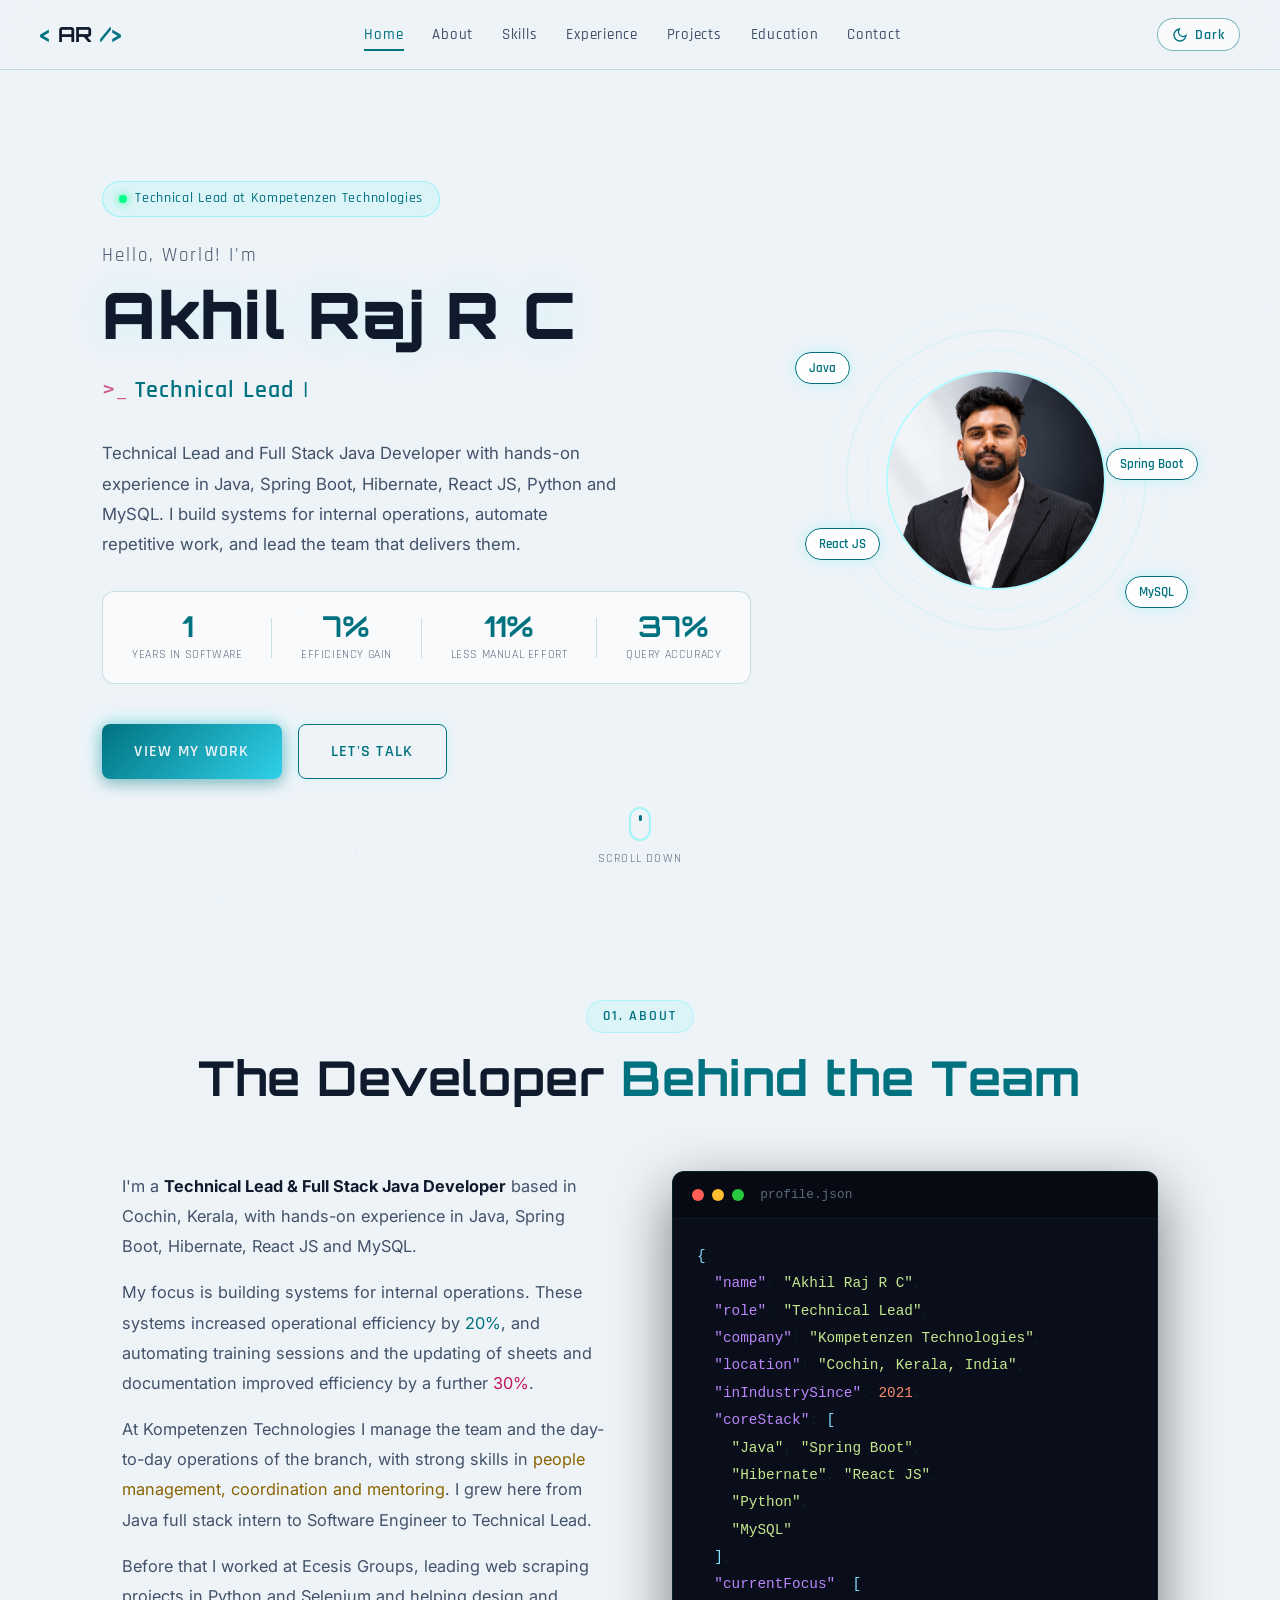
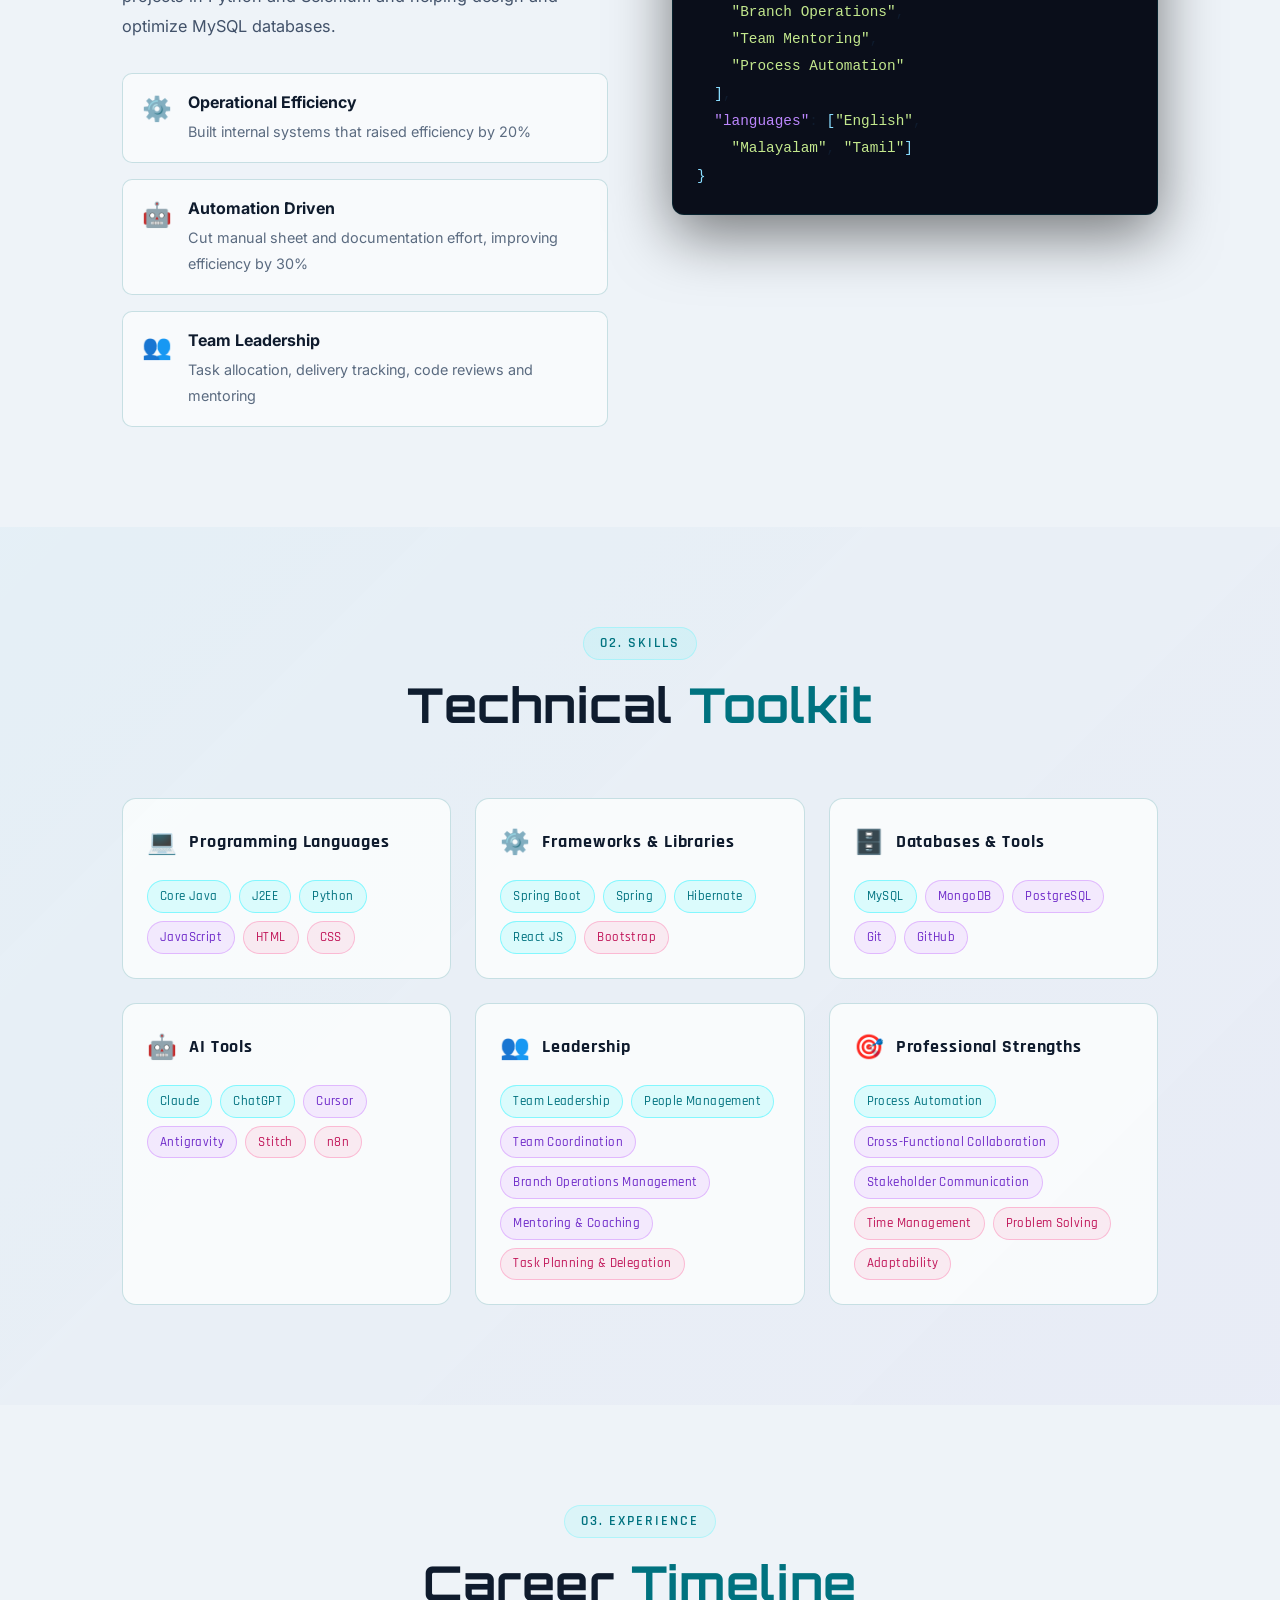
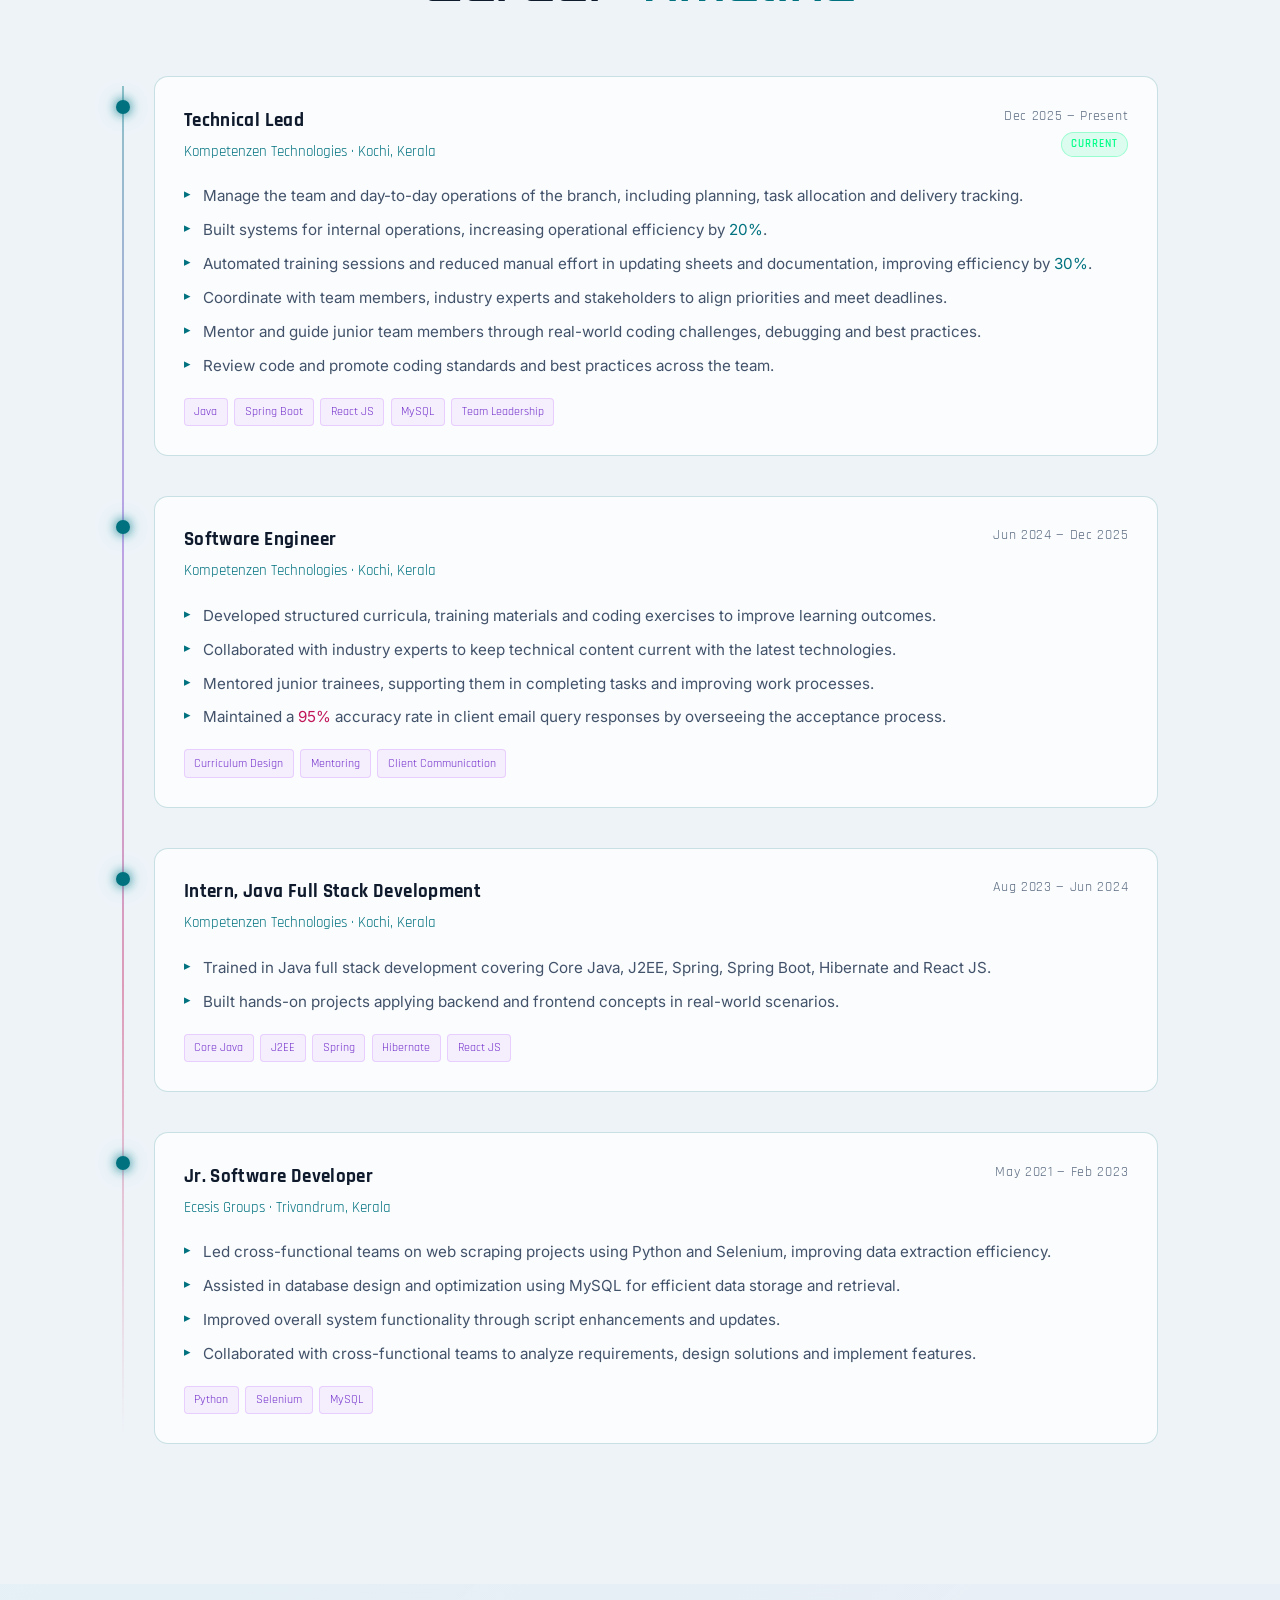
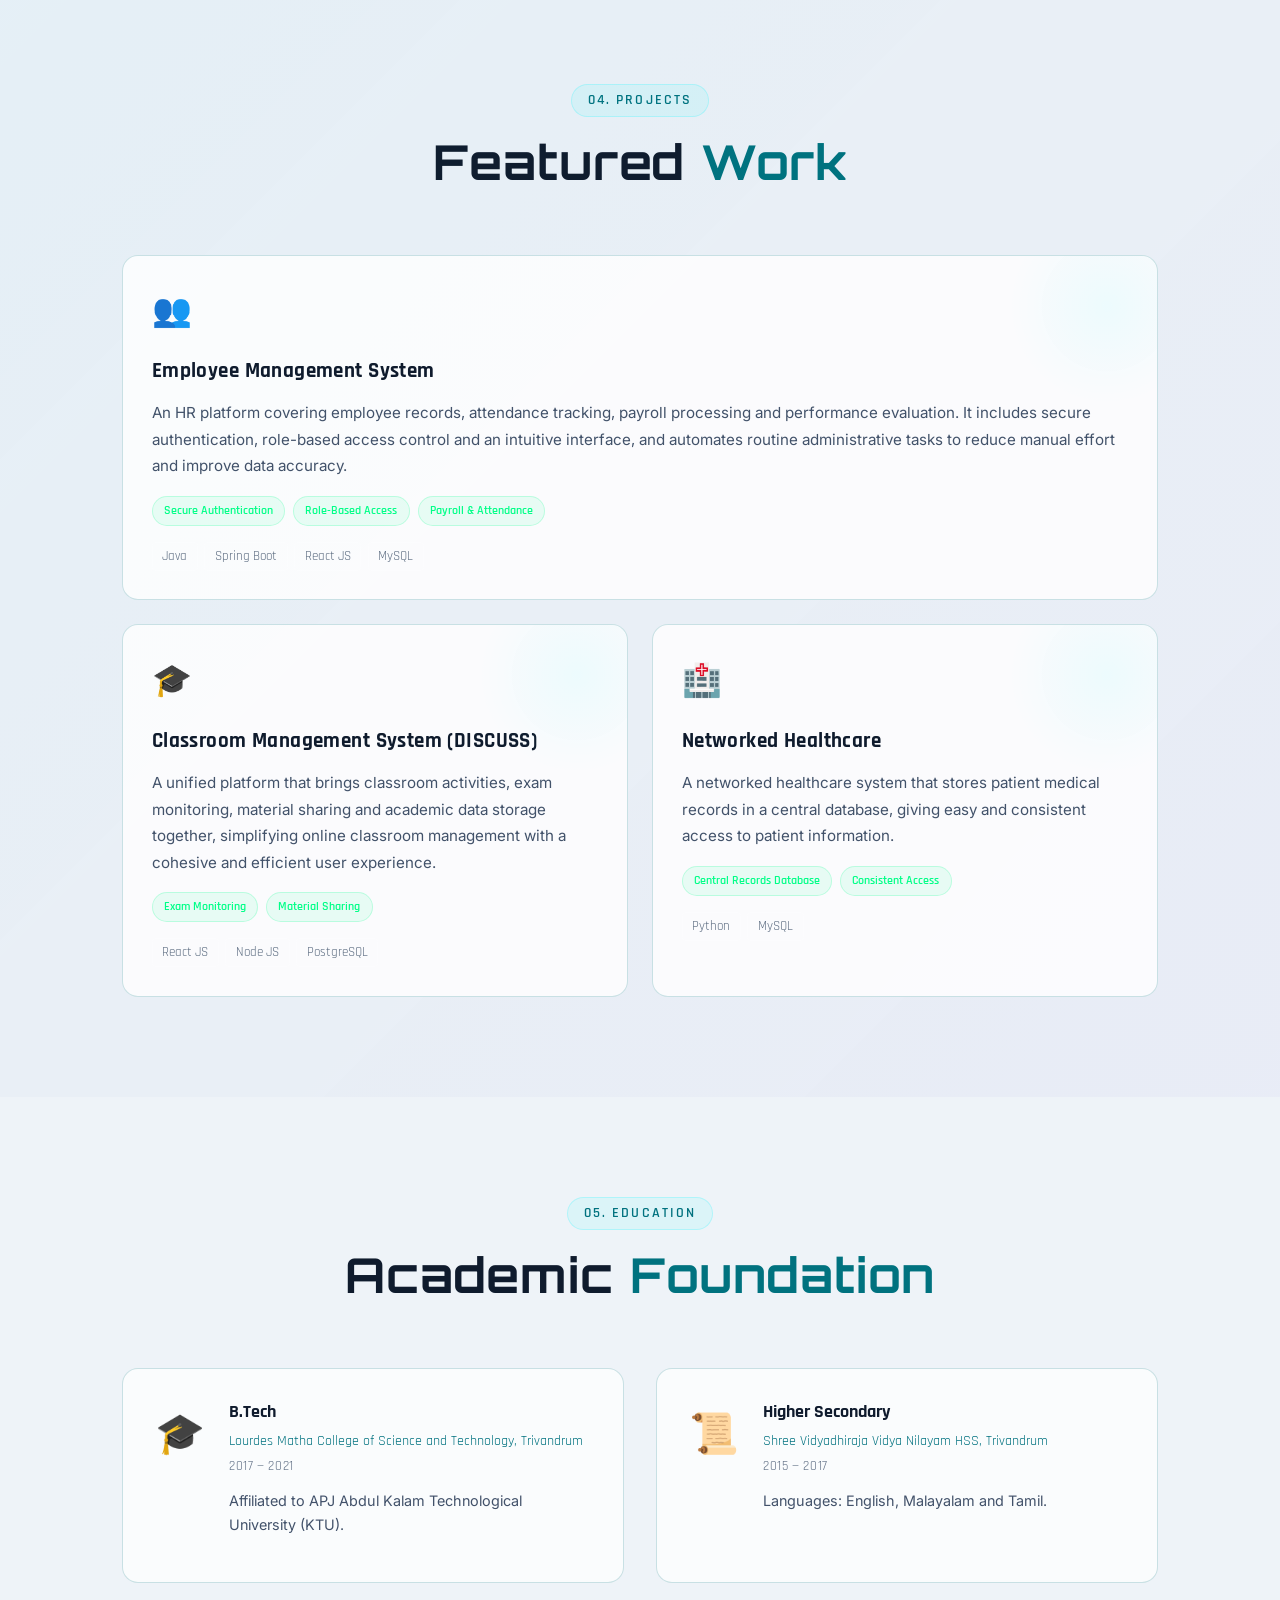
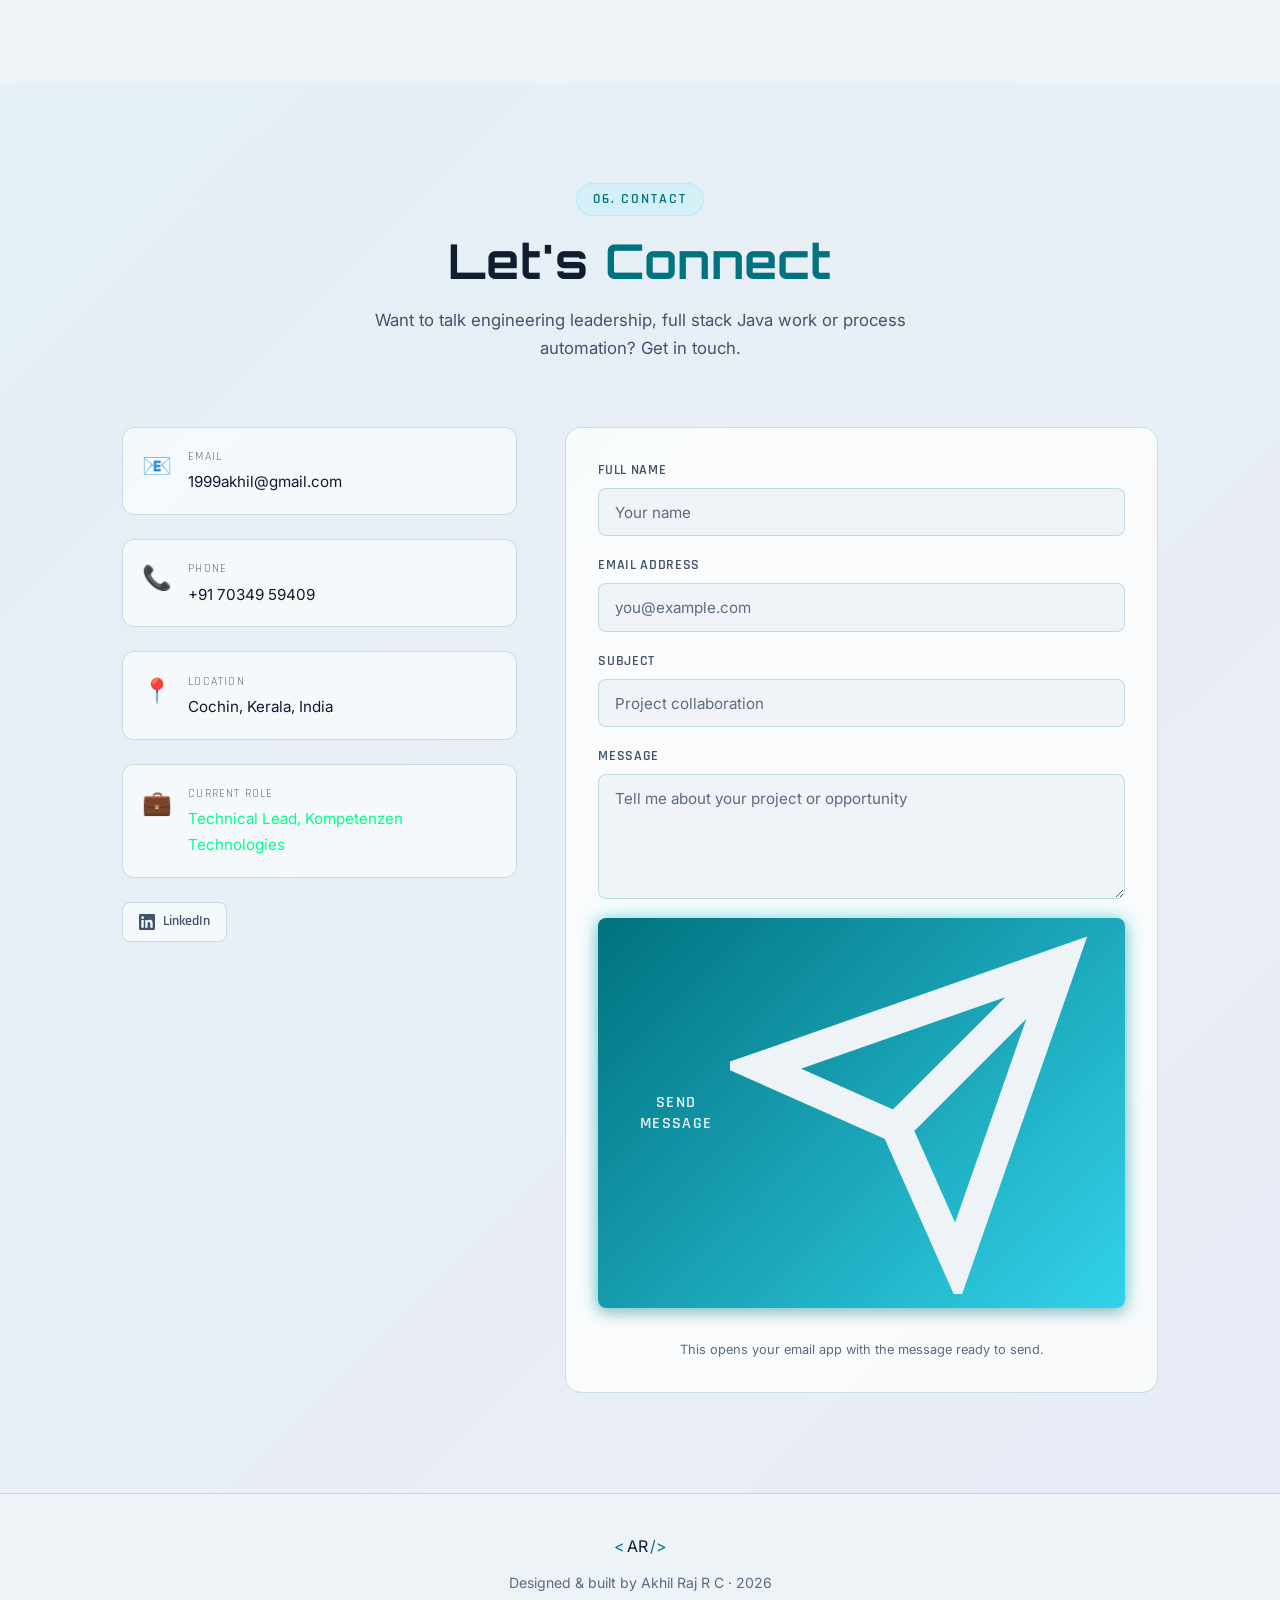
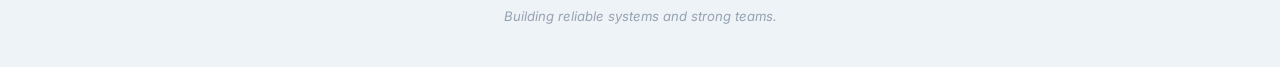
<file: index.html>
<!doctype html>
<html lang="en">
  <head>
    <meta charset="UTF-8" />
    <meta
      name="viewport"
      content="width=device-width, initial-scale=1, viewport-fit=cover"
    />
    <title>
      Akhil Raj R C – Technical Lead &amp; Full Stack Java Developer
    </title>
    <meta
      name="description"
      content="Akhil Raj R C is a Technical Lead and Full Stack Java Developer in Cochin, Kerala, building systems with Java, Spring Boot, Hibernate, React JS and MySQL."
    />
    <link rel="preconnect" href="https://fonts.googleapis.com" />
    <link rel="preconnect" href="https://fonts.gstatic.com" crossorigin />
    <link
      href="https://fonts.googleapis.com/css2?family=Rajdhani:wght@400;500;600;700&family=Orbitron:wght@400;500;700;900&family=Inter:wght@300;400;500;600&display=swap"
      rel="stylesheet"
    />
    <script>
      try {
        var t = localStorage.getItem("theme");
        if (t) document.documentElement.setAttribute("data-theme", t);
      } catch (e) {}
    </script>
    <link rel="stylesheet" href="style.css" />
  </head>
  <body>
    <!-- Particle Canvas Background -->
    <canvas id="particle-canvas"></canvas>

    <!-- Navigation -->
    <nav id="navbar">
      <div class="nav-logo">
        <span class="logo-bracket">&lt;</span>
        <span class="logo-name">AR</span>
        <span class="logo-bracket">/&gt;</span>
      </div>
      <ul class="nav-links">
        <li><a href="#hero" class="nav-link active">Home</a></li>
        <li><a href="#about" class="nav-link">About</a></li>
        <li><a href="#skills" class="nav-link">Skills</a></li>
        <li><a href="#experience" class="nav-link">Experience</a></li>
        <li><a href="#projects" class="nav-link">Projects</a></li>
        <li><a href="#education" class="nav-link">Education</a></li>
        <li><a href="#contact" class="nav-link">Contact</a></li>
      </ul>
      <button id="theme-toggle" type="button" aria-label="Switch to light mode">
        <svg
          id="theme-ico"
          viewBox="0 0 24 24"
          fill="none"
          stroke="currentColor"
          stroke-width="2"
          stroke-linecap="round"
        ></svg
        ><span id="theme-lbl">Light</span>
      </button>
      <button class="hamburger" id="hamburger" aria-label="Toggle menu">
        <span></span><span></span><span></span>
      </button>
    </nav>

    <!-- Mobile Menu -->
    <div class="mobile-menu" id="mobile-menu">
      <ul>
        <li><a href="#hero" class="mob-link">Home</a></li>
        <li><a href="#about" class="mob-link">About</a></li>
        <li><a href="#skills" class="mob-link">Skills</a></li>
        <li><a href="#experience" class="mob-link">Experience</a></li>
        <li><a href="#projects" class="mob-link">Projects</a></li>
        <li><a href="#education" class="mob-link">Education</a></li>
        <li><a href="#contact" class="mob-link">Contact</a></li>
      </ul>
    </div>

    <!-- Hero Section -->
    <section id="hero">
      <div class="hero-content">
        <div class="hero-badge">
          <span class="badge-dot"></span>Technical Lead at Kompetenzen
          Technologies
        </div>
        <p class="hero-greeting">Hello, World! I'm</p>
        <h1 class="hero-name" id="hero-name">Akhil Raj R C</h1>
        <div class="hero-typewriter">
          <span class="tw-prefix">&gt;_</span><span id="typewriter"></span
          ><span class="cursor">|</span>
        </div>
        <p class="hero-bio">
          Technical Lead and Full Stack Java Developer with hands-on experience
          in Java, Spring Boot, Hibernate, React JS, Python and MySQL. I build
          systems for internal operations, automate repetitive work, and lead
          the team that delivers them.
        </p>
        <div class="hero-stats">
          <div class="stat-item">
            <span class="stat-num">5</span
            ><span class="stat-label">Years in Software</span>
          </div>
          <div class="stat-divider"></div>
          <div class="stat-item">
            <span class="stat-num">20%</span
            ><span class="stat-label">Efficiency Gain</span>
          </div>
          <div class="stat-divider"></div>
          <div class="stat-item">
            <span class="stat-num">30%</span
            ><span class="stat-label">Less Manual Effort</span>
          </div>
          <div class="stat-divider"></div>
          <div class="stat-item">
            <span class="stat-num">95%</span
            ><span class="stat-label">Query Accuracy</span>
          </div>
        </div>
        <div class="hero-actions">
          <a href="#projects" class="btn btn-primary">View My Work</a>
          <a href="#contact" class="btn btn-secondary">Let's Talk</a>
        </div>
      </div>
      <div class="hero-visual">
        <div class="hex-frame">
          <div class="hex-inner">
            <div class="avatar-glow"></div>
            <img
              class="avatar-img"
              alt="Portrait of Akhil Raj R C in a dark pinstripe blazer"
              src="Akhil.png"
            />
          </div>
          <div class="hex-ring hex-ring-1"></div>
          <div class="hex-ring hex-ring-2"></div>
          <div class="hex-ring hex-ring-3"></div>
        </div>
        <div class="floating-badge fb-1">Java</div>
        <div class="floating-badge fb-2">Spring Boot</div>
        <div class="floating-badge fb-3">React JS</div>
        <div class="floating-badge fb-4">MySQL</div>
      </div>
      <div class="scroll-hint">
        <div class="scroll-mouse"><div class="scroll-wheel"></div></div>
        <span>Scroll Down</span>
      </div>
    </section>

    <!-- About Section -->
    <section id="about" class="section">
      <div class="container">
        <div class="section-header">
          <span class="section-tag">01. About</span>
          <h2 class="section-title">
            The Developer <span class="neon">Behind the Team</span>
          </h2>
        </div>
        <div class="about-grid">
          <div class="about-text reveal">
            <p>
              I'm a
              <strong>Technical Lead &amp; Full Stack Java Developer</strong>
              based in Cochin, Kerala, with hands-on experience in Java, Spring
              Boot, Hibernate, React JS and MySQL.
            </p>
            <p>
              My focus is building systems for internal operations. These
              systems increased operational efficiency by
              <span class="neon">20%</span>, and automating training sessions
              and the updating of sheets and documentation improved efficiency
              by a further <span class="neon-pink">30%</span>.
            </p>
            <p>
              At Kompetenzen Technologies I manage the team and the day-to-day
              operations of the branch, with strong skills in
              <span class="neon-yellow"
                >people management, coordination and mentoring</span
              >. I grew here from Java full stack intern to Software Engineer to
              Technical Lead.
            </p>
            <p>
              Before that I worked at Ecesis Groups, leading web scraping
              projects in Python and Selenium and helping design and optimize
              MySQL databases.
            </p>
            <div class="about-highlights">
              <div class="highlight-item">
                <span class="hi-icon">⚙️</span>
                <div>
                  <strong>Operational Efficiency</strong>
                  <p>Built internal systems that raised efficiency by 20%</p>
                </div>
              </div>
              <div class="highlight-item">
                <span class="hi-icon">🤖</span>
                <div>
                  <strong>Automation Driven</strong>
                  <p>
                    Cut manual sheet and documentation effort, improving
                    efficiency by 30%
                  </p>
                </div>
              </div>
              <div class="highlight-item">
                <span class="hi-icon">👥</span>
                <div>
                  <strong>Team Leadership</strong>
                  <p>
                    Task allocation, delivery tracking, code reviews and
                    mentoring
                  </p>
                </div>
              </div>
            </div>
          </div>
          <div class="about-code reveal">
            <div class="code-block">
              <div class="code-header">
                <span class="dot red"></span><span class="dot yellow"></span
                ><span class="dot green"></span
                ><span class="code-filename">profile.json</span>
              </div>
              <pre class="code-body"><code><span class="c-brace">{</span>
  <span class="c-key">"name"</span>: <span class="c-str">"Akhil Raj R C"</span>,
  <span class="c-key">"role"</span>: <span class="c-str">"Technical Lead"</span>,
  <span class="c-key">"company"</span>: <span class="c-str">"Kompetenzen Technologies"</span>,
  <span class="c-key">"location"</span>: <span class="c-str">"Cochin, Kerala, India"</span>,
  <span class="c-key">"inIndustrySince"</span>: <span class="c-num">2021</span>,
  <span class="c-key">"coreStack"</span>: <span class="c-arr">[</span>
    <span class="c-str">"Java"</span>, <span class="c-str">"Spring Boot"</span>,
    <span class="c-str">"Hibernate"</span>, <span class="c-str">"React JS"</span>,
    <span class="c-str">"Python"</span>,
    <span class="c-str">"MySQL"</span>
  <span class="c-arr">]</span>,
  <span class="c-key">"currentFocus"</span>: <span class="c-arr">[</span>
    <span class="c-str">"Branch Operations"</span>,
    <span class="c-str">"Team Mentoring"</span>,
    <span class="c-str">"Process Automation"</span>
  <span class="c-arr">]</span>,
  <span class="c-key">"languages"</span>: <span class="c-arr">[</span><span class="c-str">"English"</span>,
    <span class="c-str">"Malayalam"</span>, <span class="c-str">"Tamil"</span><span class="c-arr">]</span>
<span class="c-brace">}</span></code></pre>
            </div>
          </div>
        </div>
      </div>
    </section>

    <!-- Skills Section -->
    <section id="skills" class="section alt-bg">
      <div class="container">
        <div class="section-header">
          <span class="section-tag">02. Skills</span>
          <h2 class="section-title">
            Technical <span class="neon">Toolkit</span>
          </h2>
        </div>
        <div class="skills-grid">
          <div class="skill-category reveal">
            <div class="skill-cat-header">
              <span class="skill-cat-icon">💻</span>
              <h3>Programming Languages</h3>
            </div>
            <div class="skill-tags">
              <span class="skill-tag tier-1">Core Java</span>
              <span class="skill-tag tier-1">J2EE</span>
              <span class="skill-tag tier-1">Python</span>
              <span class="skill-tag tier-2">JavaScript</span>
              <span class="skill-tag tier-3">HTML</span>
              <span class="skill-tag tier-3">CSS</span>
            </div>
          </div>
          <div class="skill-category reveal">
            <div class="skill-cat-header">
              <span class="skill-cat-icon">⚙️</span>
              <h3>Frameworks &amp; Libraries</h3>
            </div>
            <div class="skill-tags">
              <span class="skill-tag tier-1">Spring Boot</span>
              <span class="skill-tag tier-1">Spring</span>
              <span class="skill-tag tier-1">Hibernate</span>
              <span class="skill-tag tier-1">React JS</span>
              <span class="skill-tag tier-3">Bootstrap</span>
            </div>
          </div>
          <div class="skill-category reveal">
            <div class="skill-cat-header">
              <span class="skill-cat-icon">🗄️</span>
              <h3>Databases &amp; Tools</h3>
            </div>
            <div class="skill-tags">
              <span class="skill-tag tier-1">MySQL</span>
              <span class="skill-tag tier-2">MongoDB</span>
              <span class="skill-tag tier-2">PostgreSQL</span>
              <span class="skill-tag tier-2">Git</span>
              <span class="skill-tag tier-2">GitHub</span>
            </div>
          </div>
          <div class="skill-category reveal">
            <div class="skill-cat-header">
              <span class="skill-cat-icon">🤖</span>
              <h3>AI Tools</h3>
            </div>
            <div class="skill-tags">
              <span class="skill-tag tier-1">Claude</span>
              <span class="skill-tag tier-1">ChatGPT</span>
              <span class="skill-tag tier-2">Cursor</span>
              <span class="skill-tag tier-2">Antigravity</span>
              <span class="skill-tag tier-3">Stitch</span>
              <span class="skill-tag tier-3">n8n</span>
            </div>
          </div>
          <div class="skill-category reveal">
            <div class="skill-cat-header">
              <span class="skill-cat-icon">👥</span>
              <h3>Leadership</h3>
            </div>
            <div class="skill-tags">
              <span class="skill-tag tier-1">Team Leadership</span>
              <span class="skill-tag tier-1">People Management</span>
              <span class="skill-tag tier-2">Team Coordination</span>
              <span class="skill-tag tier-2">Branch Operations Management</span>
              <span class="skill-tag tier-2">Mentoring &amp; Coaching</span>
              <span class="skill-tag tier-3"
                >Task Planning &amp; Delegation</span
              >
            </div>
          </div>
          <div class="skill-category reveal">
            <div class="skill-cat-header">
              <span class="skill-cat-icon">🎯</span>
              <h3>Professional Strengths</h3>
            </div>
            <div class="skill-tags">
              <span class="skill-tag tier-1">Process Automation</span>
              <span class="skill-tag tier-2"
                >Cross-Functional Collaboration</span
              >
              <span class="skill-tag tier-2">Stakeholder Communication</span>
              <span class="skill-tag tier-3">Time Management</span>
              <span class="skill-tag tier-3">Problem Solving</span>
              <span class="skill-tag tier-3">Adaptability</span>
            </div>
          </div>
        </div>
      </div>
    </section>

    <!-- Experience Section -->
    <section id="experience" class="section">
      <div class="container">
        <div class="section-header">
          <span class="section-tag">03. Experience</span>
          <h2 class="section-title">
            Career <span class="neon">Timeline</span>
          </h2>
        </div>
        <div class="timeline">
          <div class="timeline-item reveal">
            <div class="timeline-dot"></div>
            <div class="timeline-card">
              <div class="tc-header">
                <div>
                  <h3 class="tc-role">Technical Lead</h3>
                  <span class="tc-company"
                    >Kompetenzen Technologies · Kochi, Kerala</span
                  >
                </div>
                <div class="tc-meta">
                  <span class="tc-date">Dec 2025 — Present</span
                  ><span class="tc-badge current">Current</span>
                </div>
              </div>
              <ul class="tc-bullets">
                <li>
                  Manage the team and day-to-day operations of the branch,
                  including planning, task allocation and delivery tracking.
                </li>
                <li>
                  Built systems for internal operations, increasing operational
                  efficiency by <span class="neon">20%</span>.
                </li>
                <li>
                  Automated training sessions and reduced manual effort in
                  updating sheets and documentation, improving efficiency by
                  <span class="neon">30%</span>.
                </li>
                <li>
                  Coordinate with team members, industry experts and
                  stakeholders to align priorities and meet deadlines.
                </li>
                <li>
                  Mentor and guide junior team members through real-world coding
                  challenges, debugging and best practices.
                </li>
                <li>
                  Review code and promote coding standards and best practices
                  across the team.
                </li>
              </ul>
              <div class="tc-tech">
                <span>Java</span><span>Spring Boot</span><span>React JS</span
                ><span>MySQL</span><span>Team Leadership</span>
              </div>
            </div>
          </div>
          <div class="timeline-item reveal">
            <div class="timeline-dot"></div>
            <div class="timeline-card">
              <div class="tc-header">
                <div>
                  <h3 class="tc-role">Software Engineer</h3>
                  <span class="tc-company"
                    >Kompetenzen Technologies · Kochi, Kerala</span
                  >
                </div>
                <div class="tc-meta">
                  <span class="tc-date">Jun 2024 — Dec 2025</span>
                </div>
              </div>
              <ul class="tc-bullets">
                <li>
                  Developed structured curricula, training materials and coding
                  exercises to improve learning outcomes.
                </li>
                <li>
                  Collaborated with industry experts to keep technical content
                  current with the latest technologies.
                </li>
                <li>
                  Mentored junior trainees, supporting them in completing tasks
                  and improving work processes.
                </li>
                <li>
                  Maintained a <span class="neon-pink">95%</span> accuracy rate
                  in client email query responses by overseeing the acceptance
                  process.
                </li>
              </ul>
              <div class="tc-tech">
                <span>Curriculum Design</span><span>Mentoring</span
                ><span>Client Communication</span>
              </div>
            </div>
          </div>
          <div class="timeline-item reveal">
            <div class="timeline-dot"></div>
            <div class="timeline-card">
              <div class="tc-header">
                <div>
                  <h3 class="tc-role">Intern, Java Full Stack Development</h3>
                  <span class="tc-company"
                    >Kompetenzen Technologies · Kochi, Kerala</span
                  >
                </div>
                <div class="tc-meta">
                  <span class="tc-date">Aug 2023 — Jun 2024</span>
                </div>
              </div>
              <ul class="tc-bullets">
                <li>
                  Trained in Java full stack development covering Core Java,
                  J2EE, Spring, Spring Boot, Hibernate and React JS.
                </li>
                <li>
                  Built hands-on projects applying backend and frontend concepts
                  in real-world scenarios.
                </li>
              </ul>
              <div class="tc-tech">
                <span>Core Java</span><span>J2EE</span><span>Spring</span
                ><span>Hibernate</span><span>React JS</span>
              </div>
            </div>
          </div>
          <div class="timeline-item reveal">
            <div class="timeline-dot"></div>
            <div class="timeline-card">
              <div class="tc-header">
                <div>
                  <h3 class="tc-role">Jr. Software Developer</h3>
                  <span class="tc-company"
                    >Ecesis Groups · Trivandrum, Kerala</span
                  >
                </div>
                <div class="tc-meta">
                  <span class="tc-date">May 2021 — Feb 2023</span>
                </div>
              </div>
              <ul class="tc-bullets">
                <li>
                  Led cross-functional teams on web scraping projects using
                  Python and Selenium, improving data extraction efficiency.
                </li>
                <li>
                  Assisted in database design and optimization using MySQL for
                  efficient data storage and retrieval.
                </li>
                <li>
                  Improved overall system functionality through script
                  enhancements and updates.
                </li>
                <li>
                  Collaborated with cross-functional teams to analyze
                  requirements, design solutions and implement features.
                </li>
              </ul>
              <div class="tc-tech">
                <span>Python</span><span>Selenium</span><span>MySQL</span>
              </div>
            </div>
          </div>
        </div>
      </div>
    </section>

    <!-- Projects Section -->
    <section id="projects" class="section alt-bg">
      <div class="container">
        <div class="section-header">
          <span class="section-tag">04. Projects</span>
          <h2 class="section-title">Featured <span class="neon">Work</span></h2>
        </div>
        <div class="projects-grid">
          <div class="project-card featured reveal">
            <div class="project-glow"></div>
            <div class="project-top"><div class="proj-icon">👥</div></div>
            <h3 class="proj-title">Employee Management System</h3>
            <p class="proj-desc">
              An HR platform covering employee records, attendance tracking,
              payroll processing and performance evaluation. It includes secure
              authentication, role-based access control and an intuitive
              interface, and automates routine administrative tasks to reduce
              manual effort and improve data accuracy.
            </p>
            <div class="proj-achievements">
              <span>Secure Authentication</span><span>Role-Based Access</span
              ><span>Payroll &amp; Attendance</span>
            </div>
            <div class="proj-tags">
              <span>Java</span><span>Spring Boot</span><span>React JS</span
              ><span>MySQL</span>
            </div>
          </div>
          <div class="project-card reveal">
            <div class="project-glow"></div>
            <div class="project-top"><div class="proj-icon">🎓</div></div>
            <h3 class="proj-title">Classroom Management System (DISCUSS)</h3>
            <p class="proj-desc">
              A unified platform that brings classroom activities, exam
              monitoring, material sharing and academic data storage together,
              simplifying online classroom management with a cohesive and
              efficient user experience.
            </p>
            <div class="proj-achievements">
              <span>Exam Monitoring</span><span>Material Sharing</span>
            </div>
            <div class="proj-tags">
              <span>React JS</span><span>Node JS</span><span>PostgreSQL</span>
            </div>
          </div>
          <div class="project-card reveal">
            <div class="project-glow"></div>
            <div class="project-top"><div class="proj-icon">🏥</div></div>
            <h3 class="proj-title">Networked Healthcare</h3>
            <p class="proj-desc">
              A networked healthcare system that stores patient medical records
              in a central database, giving easy and consistent access to
              patient information.
            </p>
            <div class="proj-achievements">
              <span>Central Records Database</span
              ><span>Consistent Access</span>
            </div>
            <div class="proj-tags"><span>Python</span><span>MySQL</span></div>
          </div>
        </div>
      </div>
    </section>

    <!-- Education Section -->
    <section id="education" class="section">
      <div class="container">
        <div class="section-header">
          <span class="section-tag">05. Education</span>
          <h2 class="section-title">
            Academic <span class="neon">Foundation</span>
          </h2>
        </div>
        <div class="edu-grid">
          <div class="edu-card reveal">
            <div class="edu-icon">🎓</div>
            <div class="edu-content">
              <h3>B.Tech</h3>
              <span class="edu-inst"
                >Lourdes Matha College of Science and Technology,
                Trivandrum</span
              >
              <span class="edu-year">2017 — 2021</span>
              <p class="edu-desc">
                Affiliated to APJ Abdul Kalam Technological University (KTU).
              </p>
            </div>
          </div>
          <div class="edu-card reveal">
            <div class="edu-icon">📜</div>
            <div class="edu-content">
              <h3>Higher Secondary</h3>
              <span class="edu-inst"
                >Shree Vidyadhiraja Vidya Nilayam HSS, Trivandrum</span
              >
              <span class="edu-year">2015 — 2017</span>
              <p class="edu-desc">Languages: English, Malayalam and Tamil.</p>
            </div>
          </div>
        </div>
      </div>
    </section>

    <!-- Contact Section -->
    <section id="contact" class="section alt-bg">
      <div class="container">
        <div class="section-header">
          <span class="section-tag">06. Contact</span>
          <h2 class="section-title">Let's <span class="neon">Connect</span></h2>
          <p class="section-sub">
            Want to talk engineering leadership, full stack Java work or process
            automation? Get in touch.
          </p>
        </div>
        <div class="contact-grid">
          <div class="contact-info reveal">
            <div class="contact-item">
              <div class="ci-icon">📧</div>
              <div>
                <span class="ci-label">Email</span
                ><a href="mailto:1999akhil@gmail.com" class="ci-value"
                  >1999akhil@gmail.com</a
                >
              </div>
            </div>
            <div class="contact-item">
              <div class="ci-icon">📞</div>
              <div>
                <span class="ci-label">Phone</span
                ><a href="tel:+917034959409" class="ci-value"
                  >+91 70349 59409</a
                >
              </div>
            </div>
            <div class="contact-item">
              <div class="ci-icon">📍</div>
              <div>
                <span class="ci-label">Location</span
                ><span class="ci-value">Cochin, Kerala, India</span>
              </div>
            </div>
            <div class="contact-item">
              <div class="ci-icon">💼</div>
              <div>
                <span class="ci-label">Current role</span
                ><span class="ci-value available"
                  >Technical Lead, Kompetenzen Technologies</span
                >
              </div>
            </div>
            <div class="social-links">
              <a
                href="https://www.linkedin.com/in/akhil-raj-rc-java/"
                class="social-btn"
                target="_blank"
                rel="noopener"
              >
                <svg viewBox="0 0 24 24" fill="currentColor">
                  <path
                    d="M20.447 20.452h-3.554v-5.569c0-1.328-.027-3.037-1.852-3.037-1.853 0-2.136 1.445-2.136 2.939v5.667H9.351V9h3.414v1.561h.046c.477-.9 1.637-1.85 3.37-1.85 3.601 0 4.267 2.37 4.267 5.455v6.286zM5.337 7.433a2.062 2.062 0 01-2.063-2.065 2.064 2.064 0 112.063 2.065zm1.782 13.019H3.555V9h3.564v11.452zM22.225 0H1.771C.792 0 0 .774 0 1.729v20.542C0 23.227.792 24 1.771 24h20.451C23.2 24 24 23.227 24 22.271V1.729C24 .774 23.2 0 22.222 0h.003z"
                  />
                </svg>
                LinkedIn
              </a>
            </div>
          </div>
          <form class="contact-form reveal" id="contact-form">
            <div class="form-group">
              <label for="fname">Full Name</label
              ><input type="text" id="fname" placeholder="Your name" required />
            </div>
            <div class="form-group">
              <label for="femail">Email Address</label
              ><input
                type="email"
                id="femail"
                placeholder="you@example.com"
                required
              />
            </div>
            <div class="form-group">
              <label for="fsubject">Subject</label
              ><input
                type="text"
                id="fsubject"
                placeholder="Project collaboration"
              />
            </div>
            <div class="form-group">
              <label for="fmessage">Message</label
              ><textarea
                id="fmessage"
                rows="5"
                placeholder="Tell me about your project or opportunity"
                required
              ></textarea>
            </div>
            <button
              type="submit"
              class="btn btn-primary btn-full"
              id="submit-btn"
            >
              <span>Send Message</span>
              <svg
                viewBox="0 0 24 24"
                fill="none"
                stroke="currentColor"
                stroke-width="2"
              >
                <path d="M22 2L11 13M22 2L15 22l-4-9-9-4 20-7z" />
              </svg>
            </button>
            <p class="form-note">
              This opens your email app with the message ready to send.
            </p>
          </form>
        </div>
      </div>
    </section>

    <footer>
      <div class="footer-inner">
        <div class="footer-logo">
          <span class="logo-bracket">&lt;</span><span class="logo-name">AR</span
          ><span class="logo-bracket">/&gt;</span>
        </div>
        <p class="footer-copy">Designed &amp; built by Akhil Raj R C · 2026</p>
        <p class="footer-tagline">
          Building reliable systems and strong teams.
        </p>
      </div>
    </footer>

    <script src="script.js"></script>
  </body>
</html>
</file>
<file: style.css>
/* ---- LIGHT THEME ---- */
:root[data-theme="light"]{--neon:#00727f;--neon-pink:#c1175a;--neon-yellow:#8a6400;--neon-purple:#6f2bc9;--bg:#eef3f8;--bg-alt:#e4ebf3;--surface:#ffffff;--surface-2:#f1f5f9;--border:rgba(0,114,127,.2);--border-hover:rgba(0,114,127,.5);--text:#0f1b2d;--text-muted:#42526a;--text-dim:#5b6b80;--glow:0 0 0 transparent;--glow-pink:0 0 0 transparent;--surf-rgb:255,255,255;--bg-rgb:238,243,248;--alt-rgb:228,235,243;color-scheme:light;}
:root[data-theme="light"] #particle-canvas{opacity:.15}
:root[data-theme="light"] .trail-dot{display:none}
:root[data-theme="light"] .code-block{--neon:#00f5ff;--neon-pink:#ff2d78;--neon-yellow:#ffe000;--text:#e2e8f0;--text-muted:#94a3b8}
:root[data-theme="light"] #navbar.scrolled{box-shadow:0 4px 24px rgba(15,27,45,.12)}
@media (prefers-color-scheme: light){:root:not([data-theme="dark"]){--neon:#00727f;--neon-pink:#c1175a;--neon-yellow:#8a6400;--neon-purple:#6f2bc9;--bg:#eef3f8;--bg-alt:#e4ebf3;--surface:#ffffff;--surface-2:#f1f5f9;--border:rgba(0,114,127,.2);--border-hover:rgba(0,114,127,.5);--text:#0f1b2d;--text-muted:#42526a;--text-dim:#5b6b80;--glow:0 0 0 transparent;--glow-pink:0 0 0 transparent;--surf-rgb:255,255,255;--bg-rgb:238,243,248;--alt-rgb:228,235,243;color-scheme:light;}
:root:not([data-theme="dark"]) #particle-canvas{opacity:.15}
:root:not([data-theme="dark"]) .trail-dot{display:none}
:root:not([data-theme="dark"]) .code-block{--neon:#00f5ff;--neon-pink:#ff2d78;--neon-yellow:#ffe000;--text:#e2e8f0;--text-muted:#94a3b8}
:root:not([data-theme="dark"]) #navbar.scrolled{box-shadow:0 4px 24px rgba(15,27,45,.12)}
}
/* =============================================
   PORTFOLIO — DARK CYBERPUNK NEON THEME
   Akhil Raj R C | Technical Lead
   ============================================= */

/* ---- RESET & ROOT ---- */
*, *::before, *::after { box-sizing: border-box; margin: 0; padding: 0; }

:root {
  --neon: #00f5ff;
  --neon-pink: #ff2d78;
  --neon-yellow: #ffe000;
  --neon-purple: #b54bff;
  --bg: #050810;
  --bg-alt: #080d16;
  --surface: #0d1420;
  --surface-2: #111827;
  --border: rgba(0, 245, 255, 0.12);
  --border-hover: rgba(0, 245, 255, 0.4);
  --text: #e2e8f0;
  --text-muted: #94a3b8;
  --text-dim: #64748b;
  --font-heading: 'Orbitron', sans-serif;
  --font-sub: 'Rajdhani', sans-serif;
  --font-body: 'Inter', sans-serif;
  --transition: 0.3s ease;
  --glow: 0 0 20px rgba(0, 245, 255, 0.3), 0 0 60px rgba(0, 245, 255, 0.1);
  --surf-rgb:13,20,32;--bg-rgb:5,8,16;--alt-rgb:8,13,22;--code-bg:#0a0e1a;color-scheme:dark;
  --glow-pink: 0 0 20px rgba(255, 45, 120, 0.3), 0 0 60px rgba(255, 45, 120, 0.1);
}

html { scroll-behavior: smooth; }

body {
  font-family: var(--font-body);
  background: var(--bg);
  color: var(--text);
  overflow-x: hidden;
  line-height: 1.6;
}

/* ---- SCROLLBAR ---- */
::-webkit-scrollbar { width: 6px; }
::-webkit-scrollbar-track { background: var(--bg); }
::-webkit-scrollbar-thumb { background: var(--neon); border-radius: 3px; }

/* ---- CANVAS BACKGROUND ---- */
#particle-canvas {
  position: fixed;
  top: 0; left: 0;
  width: 100%; height: 100%;
  pointer-events: none;
  z-index: 0;
  opacity: 0.4;
}

/* ---- NEON COLORS ---- */
.neon { color: var(--neon); }
.neon-pink { color: var(--neon-pink); }
.neon-yellow { color: var(--neon-yellow); }

/* =============================================
   NAVIGATION
   ============================================= */
#navbar {
  position: fixed; top: 0; left: 0; right: 0;
  z-index: 1000;
  display: flex;
  align-items: center;
  justify-content: space-between;
  padding: 0 2.5rem;
  height: 70px;
  background: rgba(var(--bg-rgb), 0.85);
  backdrop-filter: blur(20px);
  border-bottom: 1px solid var(--border);
  transition: all var(--transition);
}
#navbar.scrolled {
  border-bottom-color: rgba(0, 245, 255, 0.2);
  box-shadow: 0 4px 30px rgba(0, 0, 0, 0.5);
}

.nav-logo {
  font-family: var(--font-heading);
  font-size: 1.3rem;
  font-weight: 700;
  cursor: pointer;
}
.logo-bracket { color: var(--neon); }
.logo-name { color: var(--text); margin: 0 2px; }

.nav-links {
  display: flex;
  list-style: none;
  gap: 0.2rem;
}
.nav-link {
  text-decoration: none;
  color: var(--text-muted);
  font-family: var(--font-sub);
  font-size: 0.95rem;
  font-weight: 500;
  letter-spacing: 0.05em;
  padding: 0.4rem 0.8rem;
  border-radius: 6px;
  transition: all var(--transition);
  position: relative;
}
.nav-link::after {
  content: '';
  position: absolute;
  bottom: 0; left: 50%; right: 50%;
  height: 2px;
  background: var(--neon);
  transition: all var(--transition);
  box-shadow: var(--glow);
}
.nav-link:hover, .nav-link.active { color: var(--neon); }
.nav-link:hover::after, .nav-link.active::after { left: 0.8rem; right: 0.8rem; }

.nav-cta {
  text-decoration: none;
  color: var(--neon);
  font-family: var(--font-sub);
  font-weight: 600;
  font-size: 0.9rem;
  letter-spacing: 0.08em;
  text-transform: uppercase;
  border: 1.5px solid var(--neon);
  padding: 0.45rem 1.2rem;
  border-radius: 6px;
  transition: all var(--transition);
  box-shadow: 0 0 10px rgba(0, 245, 255, 0.2);
}
.nav-cta:hover {
  background: var(--neon);
  color: var(--bg);
  box-shadow: var(--glow);
}

.hamburger {
  display: none;
  flex-direction: column;
  gap: 5px;
  background: none;
  border: none;
  cursor: pointer;
  padding: 5px;
}
.hamburger span {
  display: block;
  width: 24px;
  height: 2px;
  background: var(--neon);
  border-radius: 2px;
  transition: all var(--transition);
}
.hamburger.open span:nth-child(1) { transform: rotate(45deg) translate(5px, 5px); }
.hamburger.open span:nth-child(2) { opacity: 0; }
.hamburger.open span:nth-child(3) { transform: rotate(-45deg) translate(5px, -5px); }

.mobile-menu {
  display: none;
  position: fixed;
  top: 70px; left: 0; right: 0;
  background: rgba(var(--alt-rgb), 0.97);
  backdrop-filter: blur(20px);
  border-bottom: 1px solid var(--border);
  z-index: 999;
  padding: 1rem 0;
}
.mobile-menu.open { display: block; }
.mobile-menu ul { list-style: none; }
.mob-link {
  display: block;
  padding: 0.8rem 2.5rem;
  text-decoration: none;
  color: var(--text-muted);
  font-family: var(--font-sub);
  font-size: 1.1rem;
  letter-spacing: 0.05em;
  transition: all var(--transition);
  border-left: 3px solid transparent;
}
.mob-link:hover { color: var(--neon); border-left-color: var(--neon); background: rgba(0,245,255,0.05); }

/* =============================================
   HERO SECTION
   ============================================= */
#hero {
  position: relative;
  min-height: 100vh;
  display: grid;
  grid-template-columns: 1fr 1fr;
  align-items: center;
  padding: 120px 8% 60px;
  gap: 4rem;
  z-index: 1;
}

.hero-badge {
  display: inline-flex;
  align-items: center;
  gap: 0.5rem;
  background: rgba(0, 245, 255, 0.08);
  border: 1px solid rgba(0, 245, 255, 0.3);
  color: var(--neon);
  font-family: var(--font-sub);
  font-size: 0.85rem;
  font-weight: 500;
  letter-spacing: 0.05em;
  padding: 0.4rem 1rem;
  border-radius: 50px;
  margin-bottom: 1.5rem;
}
.badge-dot {
  width: 8px; height: 8px;
  background: #00ff88;
  border-radius: 50%;
  box-shadow: 0 0 8px #00ff88;
  animation: pulse-dot 2s ease-in-out infinite;
}
@keyframes pulse-dot {
  0%, 100% { opacity: 1; transform: scale(1); }
  50% { opacity: 0.6; transform: scale(0.8); }
}

.hero-greeting {
  font-family: var(--font-sub);
  font-size: 1.2rem;
  color: var(--text-muted);
  letter-spacing: 0.1em;
  margin-bottom: 0.5rem;
}
.hero-name {
  font-family: var(--font-heading);
  font-size: clamp(2.5rem, 5vw, 4.5rem);
  font-weight: 900;
  line-height: 1.1;
  color: var(--text);
  text-shadow: 0 0 40px rgba(0, 245, 255, 0.15);
  margin-bottom: 1rem;
  letter-spacing: 0.02em;
}

.hero-typewriter {
  font-family: var(--font-sub);
  font-size: clamp(1rem, 2vw, 1.5rem);
  font-weight: 600;
  color: var(--neon);
  margin-bottom: 1.5rem;
  letter-spacing: 0.05em;
  min-height: 2em;
  display: flex;
  align-items: center;
  gap: 0.5rem;
}
.tw-prefix { color: var(--neon-pink); opacity: 0.7; }
.cursor {
  display: inline-block;
  animation: blink 0.8s step-end infinite;
  color: var(--neon);
}
@keyframes blink { 50% { opacity: 0; } }

.hero-bio {
  color: var(--text-muted);
  font-size: 1.05rem;
  line-height: 1.8;
  max-width: 520px;
  margin-bottom: 2rem;
}

.hero-stats {
  display: flex;
  align-items: center;
  gap: 0;
  margin-bottom: 2.5rem;
  background: rgba(var(--surf-rgb), 0.6);
  border: 1px solid var(--border);
  border-radius: 12px;
  padding: 1rem 0;
  width: fit-content;
}
.stat-item {
  display: flex;
  flex-direction: column;
  align-items: center;
  padding: 0.2rem 1.8rem;
}
.stat-num {
  font-family: var(--font-heading);
  font-size: 1.8rem;
  font-weight: 700;
  color: var(--neon);
  line-height: 1;
}
.stat-label {
  font-family: var(--font-sub);
  font-size: 0.75rem;
  color: var(--text-dim);
  letter-spacing: 0.05em;
  text-transform: uppercase;
  margin-top: 0.3rem;
  white-space: nowrap;
}
.stat-divider {
  width: 1px;
  height: 40px;
  background: var(--border);
  flex-shrink: 0;
}

.hero-actions { display: flex; gap: 1rem; flex-wrap: wrap; }

/* ---- Buttons ---- */
.btn {
  display: inline-flex;
  align-items: center;
  gap: 0.5rem;
  text-decoration: none;
  font-family: var(--font-sub);
  font-size: 1rem;
  font-weight: 600;
  letter-spacing: 0.08em;
  text-transform: uppercase;
  padding: 0.85rem 2rem;
  border-radius: 8px;
  border: none;
  cursor: pointer;
  transition: all var(--transition);
  position: relative;
  overflow: hidden;
}
.btn::before {
  content: '';
  position: absolute;
  inset: 0;
  background: linear-gradient(135deg, rgba(255,255,255,0.1), transparent);
  opacity: 0;
  transition: opacity var(--transition);
}
.btn:hover::before { opacity: 1; }

.btn-primary {
  background: linear-gradient(135deg, var(--neon), rgba(0, 200, 230, 0.8));
  color: var(--bg);
  box-shadow: 0 0 20px rgba(0, 245, 255, 0.4), 0 4px 15px rgba(0, 0, 0, 0.3);
}
.btn-primary:hover {
  transform: translateY(-2px);
  box-shadow: 0 0 35px rgba(0, 245, 255, 0.6), 0 8px 25px rgba(0, 0, 0, 0.4);
}
.btn-secondary {
  background: transparent;
  color: var(--neon);
  border: 1.5px solid var(--neon);
  box-shadow: 0 0 10px rgba(0, 245, 255, 0.15);
}
.btn-secondary:hover {
  background: rgba(0, 245, 255, 0.08);
  box-shadow: var(--glow);
  transform: translateY(-2px);
}
.btn-full { width: 100%; justify-content: center; }

/* ---- Hero Visual ---- */
.hero-visual {
  display: flex;
  justify-content: center;
  align-items: center;
  position: relative;
}

.hex-frame {
  position: relative;
  width: 320px;
  height: 320px;
  display: flex;
  justify-content: center;
  align-items: center;
}
.hex-inner {
  width: 220px;
  height: 220px;
  background: var(--surface);
  border-radius: 50%;
  display: flex;
  justify-content: center;
  align-items: center;
  position: relative;
  z-index: 2;
  border: 2px solid rgba(0, 245, 255, 0.3);
  overflow: hidden;
}
.avatar-glow {
  position: absolute;
  inset: -30px;
  background: radial-gradient(ellipse at center, rgba(0, 245, 255, 0.15) 0%, transparent 70%);
  border-radius: 50%;
}
.avatar-placeholder { width: 160px; height: 160px; }
.avatar-placeholder svg { width: 100%; height: 100%; }

.hex-ring {
  position: absolute;
  border-radius: 50%;
  border: 1px solid rgba(0, 245, 255, 0.15);
  animation: ring-spin linear infinite;
}
.hex-ring-1 { width: 260px; height: 260px; animation-duration: 20s; border-style: dashed; }
.hex-ring-2 { width: 300px; height: 300px; animation-duration: 30s; animation-direction: reverse; }
.hex-ring-3 { width: 340px; height: 340px; animation-duration: 40s; opacity: 0.5; border-style: dotted; }
@keyframes ring-spin { to { transform: rotate(360deg); } }

.floating-badge {
  position: absolute;
  background: rgba(var(--surf-rgb), 0.9);
  border: 1px solid var(--neon);
  color: var(--neon);
  font-family: var(--font-sub);
  font-size: 0.8rem;
  font-weight: 600;
  padding: 0.3rem 0.8rem;
  border-radius: 50px;
  box-shadow: 0 0 15px rgba(0, 245, 255, 0.2);
  animation: float ease-in-out infinite;
}
.fb-1 { top: 10%; left: -20px; animation-duration: 4s; animation-delay: 0s; }
.fb-2 { top: 40%; right: -20px; animation-duration: 5s; animation-delay: 1s; }
.fb-3 { bottom: 25%; left: -10px; animation-duration: 4.5s; animation-delay: 0.5s; }
.fb-4 { bottom: 10%; right: -10px; animation-duration: 3.8s; animation-delay: 1.5s; }
@keyframes float {
  0%, 100% { transform: translateY(0); }
  50% { transform: translateY(-10px); }
}

/* ---- Scroll Hint ---- */
.scroll-hint {
  position: absolute;
  bottom: 2rem;
  left: 50%;
  transform: translateX(-50%);
  display: flex;
  flex-direction: column;
  align-items: center;
  gap: 0.5rem;
  color: var(--text-dim);
  font-family: var(--font-sub);
  font-size: 0.75rem;
  letter-spacing: 0.1em;
  text-transform: uppercase;
  animation: float 3s ease-in-out infinite;
}
.scroll-mouse {
  width: 22px; height: 34px;
  border: 2px solid rgba(0, 245, 255, 0.3);
  border-radius: 12px;
  display: flex;
  justify-content: center;
  padding-top: 6px;
}
.scroll-wheel {
  width: 3px; height: 6px;
  background: var(--neon);
  border-radius: 3px;
  animation: scroll-down 1.8s ease infinite;
}
@keyframes scroll-down {
  0% { transform: translateY(0); opacity: 1; }
  100% { transform: translateY(10px); opacity: 0; }
}

/* =============================================
   SECTIONS COMMON
   ============================================= */
.section {
  position: relative;
  padding: 100px 0;
  z-index: 1;
}
.alt-bg { background: rgba(var(--alt-rgb), 0.5); }
.alt-bg::before {
  content: '';
  position: absolute;
  inset: 0;
  background: linear-gradient(135deg, rgba(0,245,255,0.02) 0%, transparent 50%, rgba(181,75,255,0.02) 100%);
  pointer-events: none;
}

.container {
  max-width: 1100px;
  margin: 0 auto;
  padding: 0 2rem;
}

.section-header {
  text-align: center;
  margin-bottom: 4rem;
}
.section-tag {
  display: inline-block;
  font-family: var(--font-sub);
  font-size: 0.85rem;
  font-weight: 600;
  letter-spacing: 0.15em;
  text-transform: uppercase;
  color: var(--neon);
  background: rgba(0, 245, 255, 0.08);
  border: 1px solid rgba(0, 245, 255, 0.2);
  padding: 0.3rem 1rem;
  border-radius: 50px;
  margin-bottom: 1rem;
}
.section-title {
  font-family: var(--font-heading);
  font-size: clamp(2rem, 4vw, 3rem);
  font-weight: 700;
  color: var(--text);
  line-height: 1.2;
  letter-spacing: 0.02em;
}
.section-sub {
  color: var(--text-muted);
  font-size: 1.05rem;
  max-width: 560px;
  margin: 1rem auto 0;
  line-height: 1.7;
}

/* ---- Reveal Animations ---- */
.reveal {
  opacity: 0;
  transform: translateY(40px);
  transition: all 0.7s cubic-bezier(0.25, 0.46, 0.45, 0.94);
}
.reveal.visible {
  opacity: 1;
  transform: translateY(0);
}
.reveal:nth-child(2) { transition-delay: 0.1s; }
.reveal:nth-child(3) { transition-delay: 0.2s; }
.reveal:nth-child(4) { transition-delay: 0.3s; }
.reveal:nth-child(5) { transition-delay: 0.4s; }
.reveal:nth-child(6) { transition-delay: 0.5s; }

/* =============================================
   ABOUT SECTION
   ============================================= */
.about-grid {
  display: grid;
  grid-template-columns: 1fr 1fr;
  gap: 4rem;
  align-items: start;
}
.about-text p {
  color: var(--text-muted);
  line-height: 1.85;
  margin-bottom: 1rem;
  font-size: 1.02rem;
}
.about-text strong { color: var(--text); }

.about-highlights {
  margin-top: 2rem;
  display: flex;
  flex-direction: column;
  gap: 1rem;
}
.highlight-item {
  display: flex;
  align-items: flex-start;
  gap: 1rem;
  background: rgba(var(--surf-rgb), 0.6);
  border: 1px solid var(--border);
  border-radius: 10px;
  padding: 1rem 1.2rem;
  transition: all var(--transition);
}
.highlight-item:hover {
  border-color: var(--border-hover);
  background: rgba(0, 245, 255, 0.04);
  transform: translateX(5px);
}
.hi-icon { font-size: 1.5rem; flex-shrink: 0; }
.highlight-item strong { display: block; color: var(--text); margin-bottom: 0.2rem; }
.highlight-item p { font-size: 0.9rem; color: var(--text-dim); margin: 0; }

/* ---- Code Block ---- */
.code-block {
  background: var(--code-bg);
  border: 1px solid var(--border);
  border-radius: 12px;
  overflow: hidden;
  box-shadow: 0 20px 60px rgba(0, 0, 0, 0.5), var(--glow);
}
.code-header {
  display: flex;
  align-items: center;
  gap: 0.5rem;
  padding: 0.8rem 1.2rem;
  background: rgba(0,0,0,0.3);
  border-bottom: 1px solid var(--border);
}
.dot { width: 12px; height: 12px; border-radius: 50%; }
.dot.red { background: #ff5f57; }
.dot.yellow { background: #febc2e; }
.dot.green { background: #28c840; }
.code-filename { margin-left: 0.5rem; font-size: 0.8rem; color: var(--text-dim); font-family: monospace; }
.code-body { padding: 1.5rem; overflow-x: auto; }
code { font-family: 'Courier New', monospace; font-size: 0.9rem; line-height: 1.9; }
.c-brace { color: #89ddff; }
.c-key { color: #bb86fc; }
.c-str { color: #c3e88d; }
.c-num { color: #f78c6c; }
.c-arr { color: #89ddff; }

/* =============================================
   SKILLS SECTION
   ============================================= */
.skills-grid {
  display: grid;
  grid-template-columns: repeat(3, 1fr);
  gap: 1.5rem;
}
.skill-category {
  background: rgba(var(--surf-rgb), 0.7);
  border: 1px solid var(--border);
  border-radius: 14px;
  padding: 1.5rem;
  transition: all var(--transition);
}
.skill-category:hover {
  border-color: var(--border-hover);
  box-shadow: 0 0 20px rgba(0, 245, 255, 0.08);
  transform: translateY(-3px);
}
.skill-cat-header {
  display: flex;
  align-items: center;
  gap: 0.75rem;
  margin-bottom: 1.2rem;
}
.skill-cat-icon { font-size: 1.5rem; }
.skill-cat-header h3 {
  font-family: var(--font-sub);
  font-size: 1.1rem;
  font-weight: 700;
  color: var(--text);
  letter-spacing: 0.05em;
}
.skill-tags { display: flex; flex-wrap: wrap; gap: 0.5rem; }
.skill-tag {
  font-family: var(--font-sub);
  font-size: 0.82rem;
  font-weight: 500;
  padding: 0.3rem 0.75rem;
  border-radius: 50px;
  letter-spacing: 0.03em;
  transition: all var(--transition);
}
.tier-1 {
  background: rgba(0, 245, 255, 0.12);
  border: 1px solid rgba(0, 245, 255, 0.4);
  color: var(--neon);
}
.tier-1:hover { background: rgba(0, 245, 255, 0.2); box-shadow: var(--glow); }
.tier-2 {
  background: rgba(181, 75, 255, 0.1);
  border: 1px solid rgba(181, 75, 255, 0.3);
  color: var(--neon-purple);
}
.tier-2:hover { background: rgba(181, 75, 255, 0.2); }
.tier-3 {
  background: rgba(255, 45, 120, 0.08);
  border: 1px solid rgba(255, 45, 120, 0.25);
  color: var(--neon-pink);
}
.tier-3:hover { background: rgba(255, 45, 120, 0.18); }

/* =============================================
   EXPERIENCE / TIMELINE
   ============================================= */
.timeline {
  position: relative;
  padding-left: 2rem;
}
.timeline::before {
  content: '';
  position: absolute;
  left: 0;
  top: 10px;
  bottom: 10px;
  width: 2px;
  background: linear-gradient(to bottom, var(--neon), var(--neon-purple), var(--neon-pink), transparent);
  opacity: 0.4;
}
.timeline-item {
  position: relative;
  margin-bottom: 2.5rem;
}
.timeline-dot {
  position: absolute;
  left: -2.4rem;
  top: 1.5rem;
  width: 14px;
  height: 14px;
  background: var(--neon);
  border-radius: 50%;
  box-shadow: 0 0 12px var(--neon), 0 0 24px rgba(0,245,255,0.3);
  z-index: 2;
}
.timeline-card {
  background: rgba(var(--surf-rgb), 0.7);
  border: 1px solid var(--border);
  border-radius: 14px;
  padding: 1.8rem;
  transition: all var(--transition);
}
.timeline-card:hover {
  border-color: rgba(0, 245, 255, 0.25);
  box-shadow: 0 8px 30px rgba(0, 0, 0, 0.3), 0 0 20px rgba(0, 245, 255, 0.06);
  transform: translateX(5px);
}
.tc-header {
  display: flex;
  justify-content: space-between;
  align-items: flex-start;
  flex-wrap: wrap;
  gap: 0.5rem;
  margin-bottom: 1.2rem;
}
.tc-role {
  font-family: var(--font-sub);
  font-size: 1.2rem;
  font-weight: 700;
  color: var(--text);
  letter-spacing: 0.02em;
}
.tc-company {
  display: block;
  font-size: 0.95rem;
  color: var(--neon);
  font-family: var(--font-sub);
  margin-top: 0.2rem;
}
.tc-meta { text-align: right; }
.tc-date {
  display: block;
  font-family: var(--font-sub);
  font-size: 0.85rem;
  color: var(--text-dim);
  letter-spacing: 0.05em;
}
.tc-badge {
  display: inline-block;
  background: rgba(0, 255, 136, 0.12);
  border: 1px solid rgba(0, 255, 136, 0.3);
  color: #00ff88;
  font-size: 0.7rem;
  font-family: var(--font-sub);
  font-weight: 600;
  letter-spacing: 0.08em;
  text-transform: uppercase;
  padding: 0.15rem 0.6rem;
  border-radius: 50px;
  margin-top: 0.3rem;
}
.tc-bullets {
  list-style: none;
  margin-bottom: 1.2rem;
}
.tc-bullets li {
  color: var(--text-muted);
  font-size: 0.95rem;
  line-height: 1.7;
  margin-bottom: 0.5rem;
  padding-left: 1.2rem;
  position: relative;
}
.tc-bullets li::before {
  content: '▸';
  position: absolute;
  left: 0;
  color: var(--neon);
  font-size: 0.8rem;
}
.tc-tech {
  display: flex;
  flex-wrap: wrap;
  gap: 0.4rem;
}
.tc-tech span {
  font-family: var(--font-sub);
  font-size: 0.78rem;
  color: var(--neon-purple);
  background: rgba(181, 75, 255, 0.08);
  border: 1px solid rgba(181, 75, 255, 0.2);
  padding: 0.2rem 0.6rem;
  border-radius: 4px;
}

/* =============================================
   PROJECTS SECTION
   ============================================= */
.projects-grid {
  display: grid;
  grid-template-columns: repeat(2, 1fr);
  gap: 1.5rem;
}
.project-card {
  position: relative;
  background: rgba(var(--surf-rgb), 0.8);
  border: 1px solid var(--border);
  border-radius: 16px;
  padding: 1.8rem;
  transition: all 0.4s cubic-bezier(0.25, 0.46, 0.45, 0.94);
  overflow: hidden;
}
.project-card::before {
  content: '';
  position: absolute;
  top: 0; left: 0; right: 0;
  height: 2px;
  background: linear-gradient(90deg, var(--neon), var(--neon-purple), var(--neon-pink));
  opacity: 0;
  transition: opacity var(--transition);
}
.project-card:hover {
  transform: translateY(-6px);
  border-color: rgba(0, 245, 255, 0.3);
  box-shadow: 0 20px 50px rgba(0, 0, 0, 0.4), 0 0 30px rgba(0, 245, 255, 0.08);
}
.project-card:hover::before { opacity: 1; }
.project-card.featured {
  grid-column: 1 / -1;
  display: grid;
  grid-template-columns: 1fr;
}
.project-glow {
  position: absolute;
  top: -50px; right: -50px;
  width: 200px; height: 200px;
  background: radial-gradient(circle, rgba(0, 245, 255, 0.06) 0%, transparent 70%);
  pointer-events: none;
}
.project-top {
  display: flex;
  justify-content: space-between;
  align-items: flex-start;
  margin-bottom: 1.2rem;
}
.proj-icon { font-size: 2rem; }
.proj-links { display: flex; gap: 0.75rem; }
.proj-link {
  display: flex;
  align-items: center;
  justify-content: center;
  width: 36px; height: 36px;
  color: var(--text-dim);
  border: 1px solid var(--border);
  border-radius: 8px;
  transition: all var(--transition);
  text-decoration: none;
}
.proj-link svg { width: 18px; height: 18px; }
.proj-link:hover { color: var(--neon); border-color: var(--neon); box-shadow: var(--glow); }

.proj-title {
  font-family: var(--font-sub);
  font-size: 1.3rem;
  font-weight: 700;
  color: var(--text);
  margin-bottom: 0.75rem;
  letter-spacing: 0.02em;
}
.proj-desc {
  color: var(--text-muted);
  font-size: 0.95rem;
  line-height: 1.75;
  margin-bottom: 1rem;
}
.proj-achievements {
  display: flex;
  flex-wrap: wrap;
  gap: 0.5rem;
  margin-bottom: 1rem;
}
.proj-achievements span {
  font-family: var(--font-sub);
  font-size: 0.78rem;
  font-weight: 600;
  color: #00ff88;
  background: rgba(0, 255, 136, 0.08);
  border: 1px solid rgba(0, 255, 136, 0.2);
  padding: 0.25rem 0.7rem;
  border-radius: 50px;
}
.proj-tags {
  display: flex;
  flex-wrap: wrap;
  gap: 0.4rem;
}
.proj-tags span {
  font-family: var(--font-sub);
  font-size: 0.8rem;
  color: var(--text-dim);
  background: rgba(255,255,255,0.04);
  border: 1px solid rgba(255,255,255,0.08);
  padding: 0.2rem 0.6rem;
  border-radius: 4px;
}

/* =============================================
   EDUCATION SECTION
   ============================================= */
.edu-grid {
  display: grid;
  grid-template-columns: 1fr 1fr;
  gap: 2rem;
}
.edu-card {
  background: rgba(var(--surf-rgb), 0.7);
  border: 1px solid var(--border);
  border-radius: 16px;
  padding: 2rem;
  display: flex;
  gap: 1.5rem;
  transition: all var(--transition);
}
.edu-card:hover {
  border-color: var(--border-hover);
  transform: translateY(-3px);
  box-shadow: 0 10px 30px rgba(0, 0, 0, 0.3);
}
.edu-icon { font-size: 2.5rem; flex-shrink: 0; }
.edu-content h3 {
  font-family: var(--font-sub);
  font-size: 1.1rem;
  font-weight: 700;
  color: var(--text);
  line-height: 1.3;
  margin-bottom: 0.4rem;
}
.edu-inst {
  display: block;
  font-size: 0.9rem;
  color: var(--neon);
  font-family: var(--font-sub);
  margin-bottom: 0.2rem;
}
.edu-year {
  display: block;
  font-size: 0.8rem;
  color: var(--text-dim);
  margin-bottom: 0.75rem;
  font-family: var(--font-sub);
  letter-spacing: 0.05em;
}
.edu-desc { color: var(--text-muted); font-size: 0.9rem; line-height: 1.7; margin-bottom: 0.75rem; }
.edu-gpa {
  font-family: var(--font-heading);
  font-size: 0.9rem;
  color: var(--neon-yellow);
  background: rgba(255, 224, 0, 0.08);
  border: 1px solid rgba(255, 224, 0, 0.2);
  padding: 0.25rem 0.8rem;
  border-radius: 50px;
  display: inline-block;
}

.cert-list { margin-top: 1rem; display: flex; flex-direction: column; gap: 0.75rem; }
.cert-item { display: flex; gap: 0.75rem; align-items: flex-start; }
.cert-dot {
  width: 8px; height: 8px;
  background: var(--neon);
  border-radius: 50%;
  flex-shrink: 0;
  margin-top: 0.4rem;
  box-shadow: 0 0 8px var(--neon);
}
.cert-item strong { display: block; color: var(--text); font-size: 0.9rem; margin-bottom: 0.1rem; }
.cert-item span { font-size: 0.8rem; color: var(--text-dim); }

/* =============================================
   CONTACT SECTION
   ============================================= */
.contact-grid {
  display: grid;
  grid-template-columns: 1fr 1.5fr;
  gap: 3rem;
  align-items: start;
}
.contact-info { display: flex; flex-direction: column; gap: 1.5rem; }
.contact-item {
  display: flex;
  align-items: flex-start;
  gap: 1rem;
  background: rgba(var(--surf-rgb), 0.6);
  border: 1px solid var(--border);
  border-radius: 12px;
  padding: 1.2rem;
  transition: all var(--transition);
}
.contact-item:hover {
  border-color: var(--border-hover);
  transform: translateX(4px);
}
.ci-icon { font-size: 1.5rem; }
.ci-label {
  display: block;
  font-family: var(--font-sub);
  font-size: 0.75rem;
  color: var(--text-dim);
  letter-spacing: 0.1em;
  text-transform: uppercase;
  margin-bottom: 0.2rem;
}
.ci-value { color: var(--text); font-size: 0.95rem; text-decoration: none; }
a.ci-value:hover { color: var(--neon); }
.ci-value.available { color: #00ff88; }

.social-links { display: flex; gap: 0.75rem; }
.social-btn {
  display: inline-flex;
  align-items: center;
  gap: 0.5rem;
  text-decoration: none;
  color: var(--text-muted);
  font-family: var(--font-sub);
  font-size: 0.85rem;
  font-weight: 600;
  background: rgba(var(--surf-rgb), 0.6);
  border: 1px solid var(--border);
  padding: 0.5rem 1rem;
  border-radius: 8px;
  transition: all var(--transition);
}
.social-btn svg { width: 16px; height: 16px; flex-shrink: 0; }
.social-btn:hover { color: var(--neon); border-color: var(--neon); box-shadow: var(--glow); }

/* ---- Contact Form ---- */
.contact-form {
  background: rgba(var(--surf-rgb), 0.7);
  border: 1px solid var(--border);
  border-radius: 16px;
  padding: 2rem;
  display: flex;
  flex-direction: column;
  gap: 1.2rem;
}
.form-group { display: flex; flex-direction: column; gap: 0.4rem; }
.form-group label {
  font-family: var(--font-sub);
  font-size: 0.85rem;
  font-weight: 600;
  color: var(--text-muted);
  letter-spacing: 0.05em;
  text-transform: uppercase;
}
.form-group input, .form-group textarea {
  background: rgba(var(--bg-rgb), 0.8);
  border: 1px solid var(--border);
  border-radius: 8px;
  padding: 0.85rem 1rem;
  color: var(--text);
  font-family: var(--font-body);
  font-size: 0.95rem;
  transition: all var(--transition);
  outline: none;
  resize: vertical;
}
.form-group input::placeholder, .form-group textarea::placeholder { color: var(--text-dim); }
.form-group input:focus, .form-group textarea:focus {
  border-color: var(--neon);
  box-shadow: 0 0 0 3px rgba(0, 245, 255, 0.08);
}

/* =============================================
   FOOTER
   ============================================= */
footer {
  background: rgba(var(--bg-rgb), 0.9);
  border-top: 1px solid var(--border);
  padding: 2.5rem 0;
  text-align: center;
  position: relative;
  z-index: 1;
}
.footer-inner { display: flex; flex-direction: column; align-items: center; gap: 0.75rem; }
.footer-copy { color: var(--text-dim); font-size: 0.88rem; }
.footer-tagline { color: var(--text-dim); font-size: 0.82rem; font-style: italic; opacity: 0.6; }

/* =============================================
   RESPONSIVE
   ============================================= */
@media (max-width: 1024px) {
  .skills-grid { grid-template-columns: repeat(2, 1fr); }
  .about-grid { gap: 2.5rem; }
}

@media (max-width: 900px) {
  .nav-links, .nav-cta { display: none; }
  .hamburger { display: flex; }
  #hero {
    grid-template-columns: 1fr;
    text-align: center;
    padding: 100px 5% 60px;
  }
  .hero-visual { order: -1; }
  .hero-bio { margin: 0 auto 2rem; }
  .hero-stats { justify-content: center; margin: 0 auto 2rem; }
  .hero-actions { justify-content: center; }
  .about-grid { grid-template-columns: 1fr; }
  .skills-grid { grid-template-columns: repeat(2, 1fr); }
  .projects-grid { grid-template-columns: 1fr; }
  .project-card.featured { grid-column: 1; }
  .edu-grid { grid-template-columns: 1fr; }
  .contact-grid { grid-template-columns: 1fr; }
}

@media (max-width: 600px) {
  .skills-grid { grid-template-columns: 1fr; }
  .hero-stats { flex-direction: column; padding: 1rem; }
  .stat-divider { width: 80%; height: 1px; }
  .hex-frame { width: 240px; height: 240px; }
  .hex-inner { width: 160px; height: 160px; }
  .hex-ring-1 { width: 200px; height: 200px; }
  .hex-ring-2 { width: 230px; height: 230px; }
  .hex-ring-3 { width: 260px; height: 260px; }
  .timeline { padding-left: 1.5rem; }
  .tc-header { flex-direction: column; }
  .tc-meta { text-align: left; }
}

.avatar-img{width:100%;height:100%;object-fit:cover;object-position:center 15%;position:relative;z-index:1;display:block}
#navbar{padding-top:env(safe-area-inset-top,0px);height:calc(70px + env(safe-area-inset-top,0px))}
.mobile-menu{top:calc(70px + env(safe-area-inset-top,0px))}
#theme-toggle{display:flex;align-items:center;gap:.45rem;background:rgba(var(--surf-rgb),.6);border:1px solid var(--border-hover);color:var(--neon);font:600 .85rem var(--font-sub);letter-spacing:.06em;padding:.4rem .9rem;border-radius:999px;cursor:pointer;margin-left:.8rem;transition:all var(--transition)}
#theme-toggle svg{width:16px;height:16px}
a:focus-visible,button:focus-visible,input:focus-visible,textarea:focus-visible{outline:2px solid var(--neon);outline-offset:3px}
.form-note{font-size:.8rem;color:var(--text-dim);margin-top:.8rem;text-align:center}
.tc-summary{color:var(--text-muted);font-size:.95rem;margin:0 0 1rem}
@media(max-width:900px){#theme-toggle{margin-left:auto;margin-right:.8rem}}
@media(prefers-reduced-motion:reduce){*,*::before,*::after{animation:none!important;transition:none!important;scroll-behavior:auto!important}.reveal{opacity:1!important;transform:none!important}}
</file>
